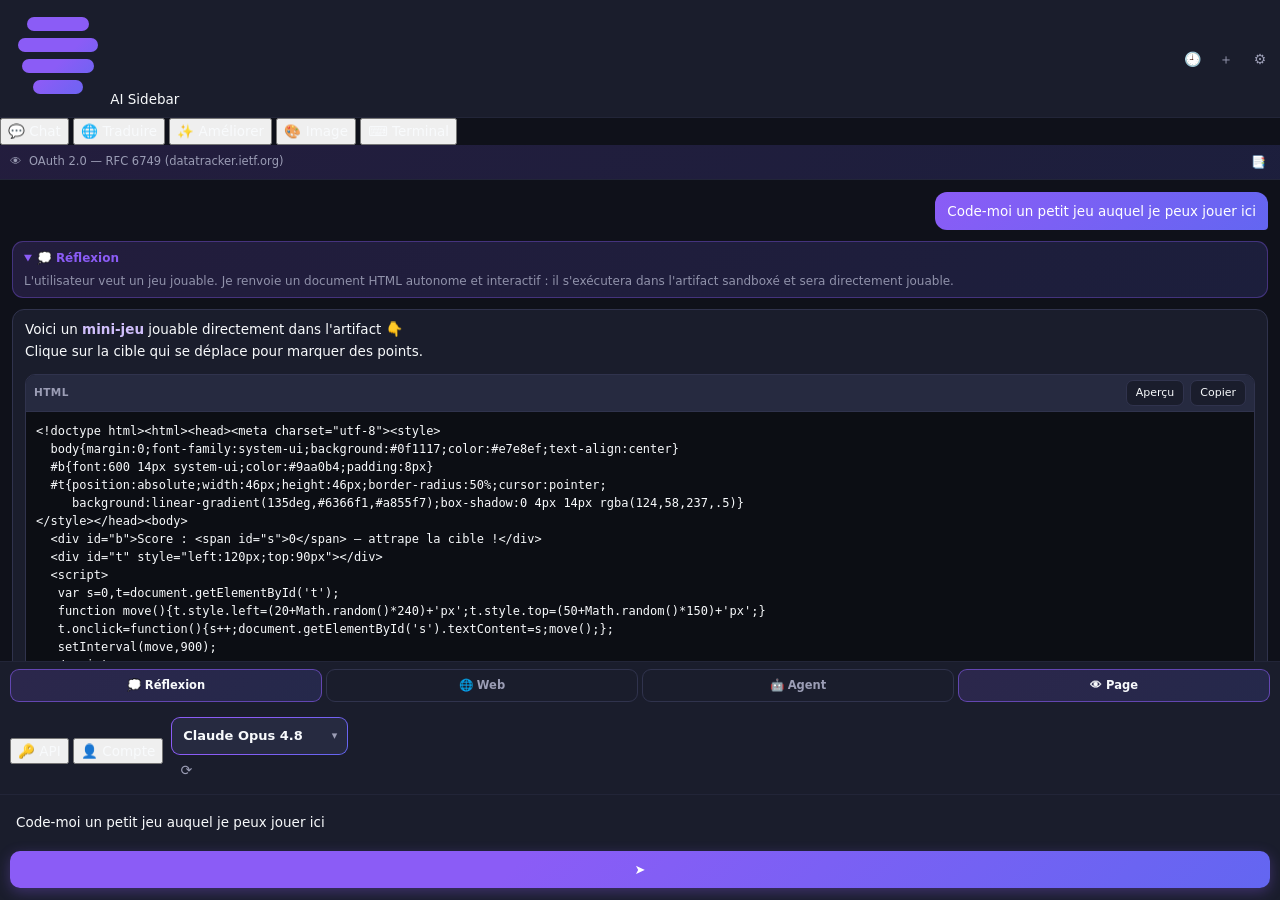
<file: demo/index.html>
<!DOCTYPE html>
<html lang="fr">
  <head>
    <meta charset="utf-8" />
    <meta name="viewport" content="width=device-width, initial-scale=1" />
    <!-- Reuses the REAL sidebar CSS -->
    <link rel="stylesheet" href="../src/sidebar/sidebar.css" />
    <title>AI Sidebar — démo de rendu</title>
    <style>html, body { height: 100%; }</style>
  </head>
  <body>
    <header class="topbar">
      <div class="brand">
        <img src="../icons/icon.svg" alt="" class="brand-logo" />
        <span class="brand-name">AI Sidebar</span>
      </div>
      <div class="row">
        <button class="icon">🕘</button><button class="icon">＋</button><button class="icon">⚙</button>
      </div>
    </header>

    <nav class="modebar">
      <button class="mode active">💬 Chat</button>
      <button class="mode">🌐 Traduire</button>
      <button class="mode">✨ Améliorer</button>
      <button class="mode">🎨 Image</button>
      <button class="mode">⌨ Terminal</button>
    </nav>

    <div class="pagebar">
      <span class="eye">👁</span>
      <span class="page-title">OAuth 2.0 — RFC 6749 (datatracker.ietf.org)</span>
      <button class="icon">📑</button>
    </div>

    <main id="messages" class="messages"></main>

    <div class="controls">
      <div class="ctl-group" id="chatControls">
        <label class="chip"><input type="checkbox" checked /><span>💭 Réflexion</span></label>
        <label class="chip"><input type="checkbox" /><span>🌐 Web</span></label>
        <label class="chip"><input type="checkbox" /><span>🤖 Agent</span></label>
        <label class="chip"><input type="checkbox" checked /><span>👁 Page</span></label>
      </div>
    </div>

    <div class="modelbar">
      <div class="srcseg">
        <button class="seg active" data-src="api">🔑 API</button>
        <button class="seg" data-src="account">👤 Compte</button>
      </div>
      <div class="modelrow">
        <div class="select-wrap">
          <select>
            <optgroup label="🔑 Claude (Anthropic)"><option>Claude Opus 4.8</option></optgroup>
            <optgroup label="🔑 OpenAI"><option>GPT-4o</option></optgroup>
          </select>
        </div>
        <button class="icon">⟳</button>
      </div>
    </div>

    <footer class="composer">
      <textarea rows="1" placeholder="Écrivez un message…">Code-moi un petit jeu auquel je peux jouer ici</textarea>
      <button class="btn-grad send">➤</button>
    </footer>

    <!-- Real vendored libs -->
    <script src="../vendor/marked.min.js"></script>
    <script src="../vendor/purify.min.js"></script>
    <script type="module">
      window.browser = { runtime: { getURL: (p) => new URL("../" + p, location.href).href } };
      import { configureMarkdown, renderMarkdown, enhanceArtifacts } from "../src/lib/markdown.js";

      const messages = document.getElementById("messages");
      function addMsg(role, html) {
        const d = document.createElement("div");
        d.className = "msg " + role;
        if (role === "user") d.textContent = html;
        else d.innerHTML = html;
        messages.appendChild(d);
        return d;
      }
      function addThink(text) {
        const d = document.createElement("details");
        d.className = "think"; d.open = true;
        d.innerHTML = '<summary>💭 Réflexion</summary><div class="think-body"></div>';
        d.querySelector(".think-body").textContent = text;
        messages.appendChild(d);
      }

      const game = [
        '<!doctype html><html><head><meta charset="utf-8"><style>',
        "  body{margin:0;font-family:system-ui;background:#0f1117;color:#e7e8ef;text-align:center}",
        "  #b{font:600 14px system-ui;color:#9aa0b4;padding:8px}",
        "  #t{position:absolute;width:46px;height:46px;border-radius:50%;cursor:pointer;",
        "     background:linear-gradient(135deg,#6366f1,#a855f7);box-shadow:0 4px 14px rgba(124,58,237,.5)}",
        "</style></head><body>",
        '  <div id="b">Score : <span id="s">0</span> — attrape la cible !</div>',
        '  <div id="t" style="left:120px;top:90px"></div>',
        "  <script>",
        "   var s=0,t=document.getElementById('t');",
        "   function move(){t.style.left=(20+Math.random()*240)+'px';t.style.top=(50+Math.random()*150)+'px';}",
        "   t.onclick=function(){s++;document.getElementById('s').textContent=s;move();};",
        "   setInterval(move,900);",
        "  <\/script>",
        "</body></html>",
      ].join("\n");

      const sample = [
        "Voici un **mini-jeu** jouable directement dans l'artifact 👇",
        "Clique sur la cible qui se déplace pour marquer des points.",
        "",
        "```html",
        game,
        "```",
      ].join("\n");

      configureMarkdown();
      addMsg("user", "Code-moi un petit jeu auquel je peux jouer ici");
      addThink("L'utilisateur veut un jeu jouable. Je renvoie un document HTML autonome et interactif : il s'exécutera dans l'artifact sandboxé et sera directement jouable.");
      const a = addMsg("assistant", renderMarkdown(sample));
      enhanceArtifacts(a);
      // Per-message compare bar (static demo)
      const bar = document.createElement("div");
      bar.className = "msg-actions";
      bar.innerHTML =
        '<span class="cmp-lbl">⚖ Comparer avec</span>' +
        '<select class="cmp-select"><option>GPT-4o</option><option>Gemini 2.5 Pro</option></select>' +
        '<button class="cmp-btn">Comparer</button>';
      a.appendChild(bar);
      setTimeout(() => { document.body.dataset.ready = "1"; }, 1600);
    </script>
  </body>
</html>
</file>
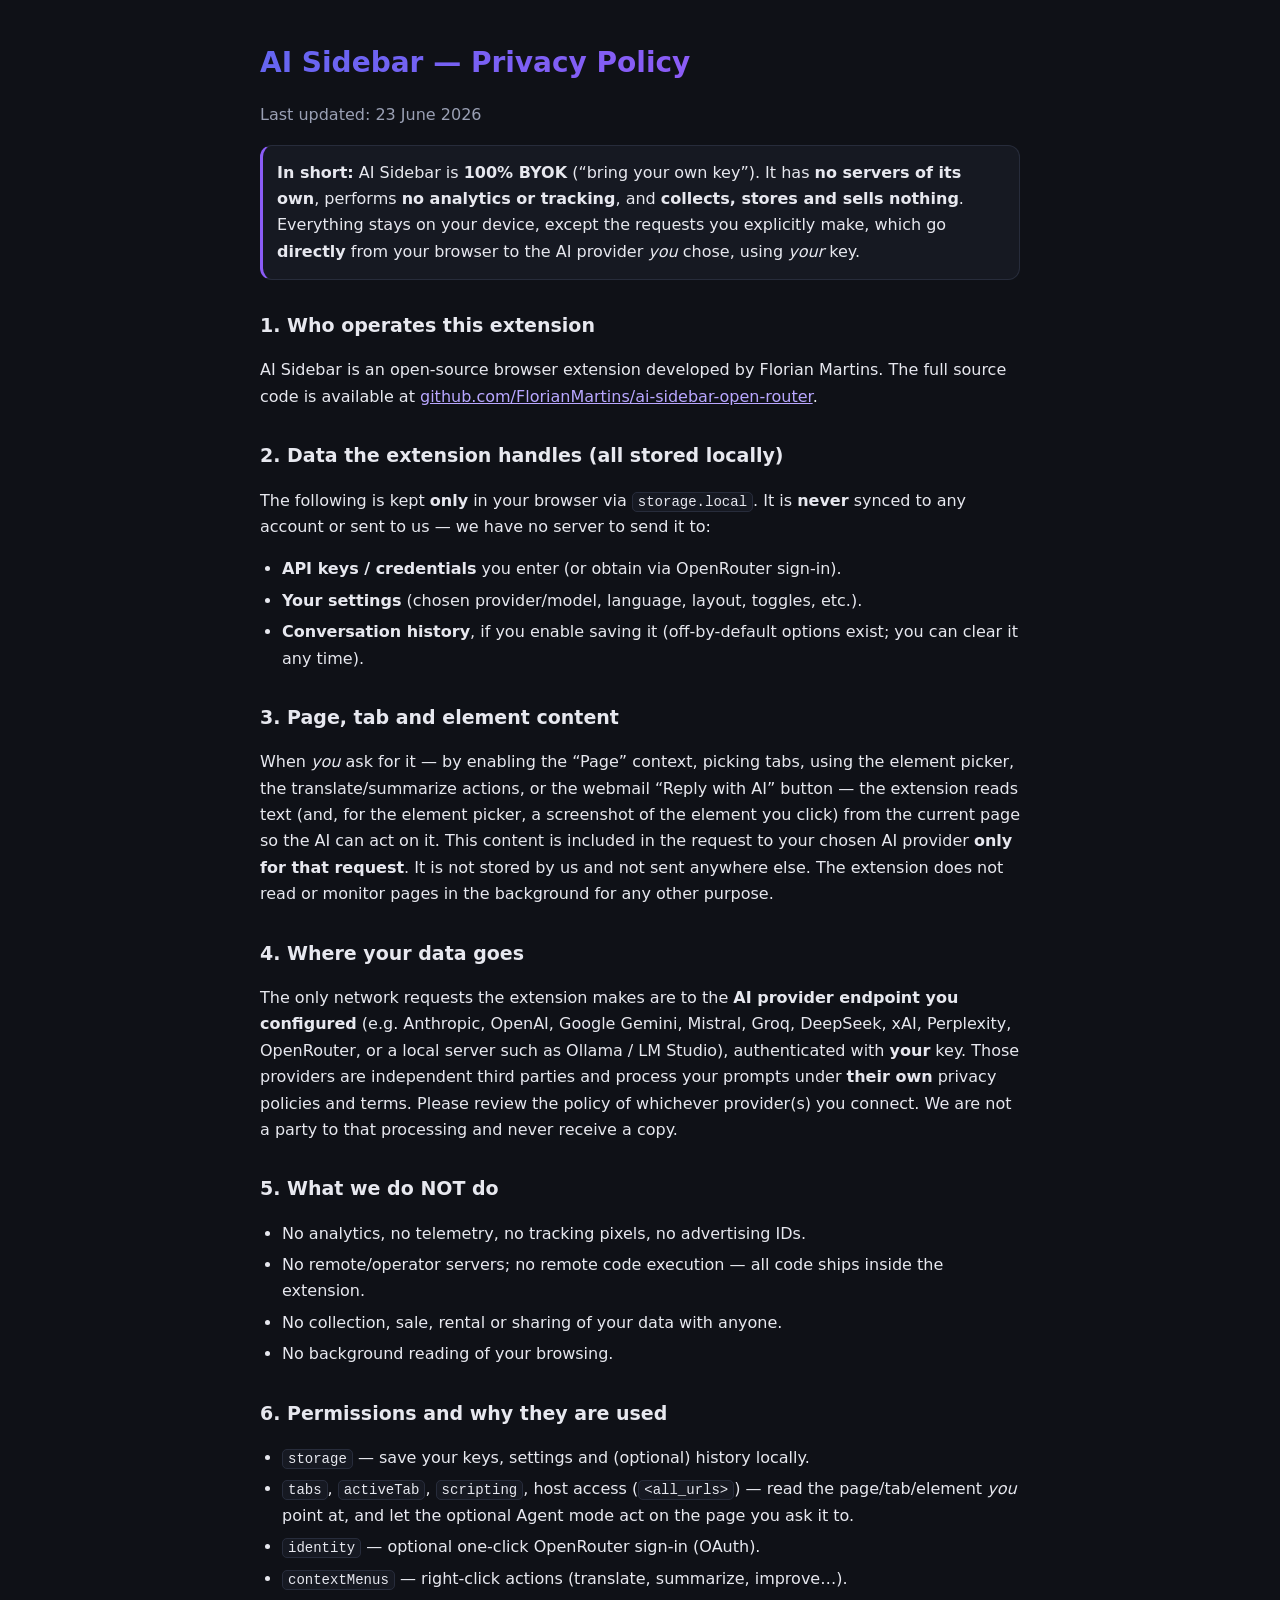
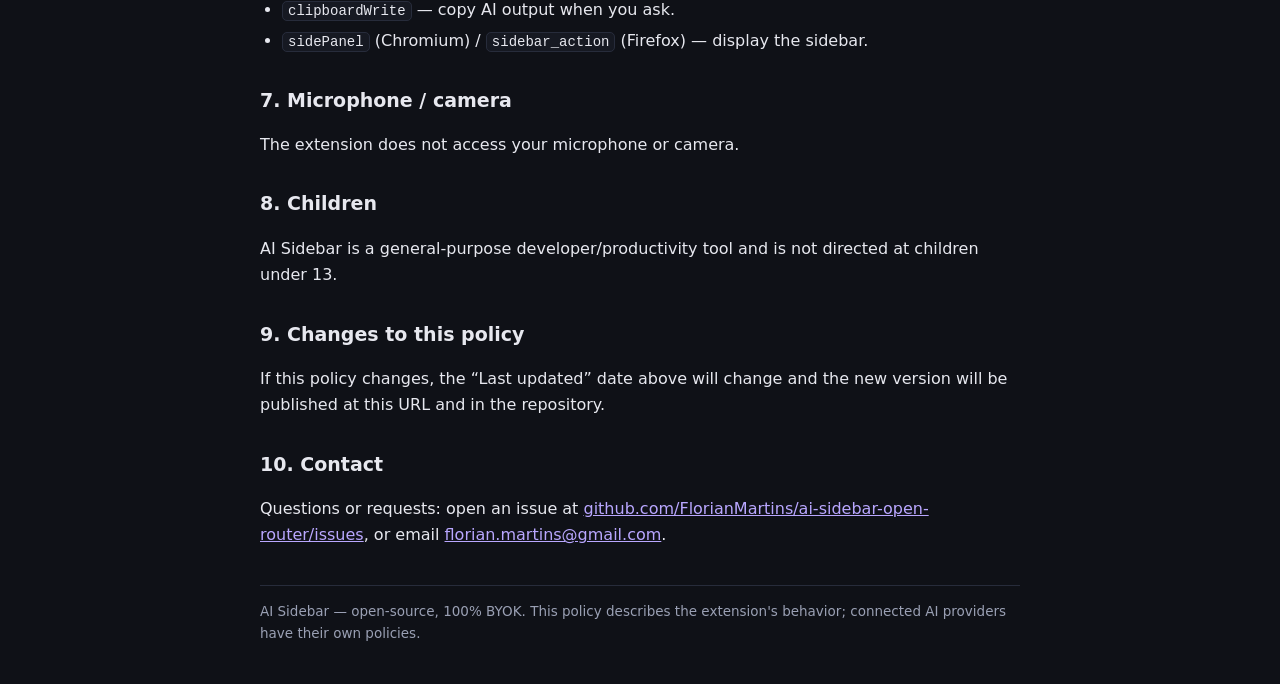
<file: privacy-policy.html>
<!DOCTYPE html>
<html lang="en">
<head>
  <meta charset="utf-8" />
  <meta name="viewport" content="width=device-width, initial-scale=1" />
  <title>AI Sidebar — Privacy Policy</title>
  <style>
    :root { --bg:#0f1117; --panel:#161922; --border:#272c3b; --text:#e7e8ef; --muted:#9aa0b4; --accent:#8b5cf6;
      --grad:linear-gradient(135deg,#6366f1,#8b5cf6 55%,#a855f7); }
    * { box-sizing:border-box; }
    body { font:16px/1.65 system-ui,-apple-system,Segoe UI,Roboto,sans-serif; background:var(--bg); color:var(--text);
      margin:0; padding:40px 18px; }
    main { max-width:760px; margin:0 auto; }
    h1 { font-size:28px; margin:0 0 4px; background:var(--grad); -webkit-background-clip:text; background-clip:text; -webkit-text-fill-color:transparent; }
    h2 { font-size:19px; margin:30px 0 8px; }
    .muted { color:var(--muted); }
    a { color:#b9a7ff; }
    code { background:var(--panel); border:1px solid var(--border); border-radius:5px; padding:1px 5px; font-size:14px; }
    .card { background:var(--panel); border:1px solid var(--border); border-radius:12px; padding:14px 18px; margin:14px 0; }
    ul { padding-left:22px; }
    li { margin:5px 0; }
    .tldr { border-left:3px solid var(--accent); padding-left:14px; }
    footer { color:var(--muted); font-size:13.5px; margin-top:36px; border-top:1px solid var(--border); padding-top:14px; }
  </style>
</head>
<body>
<main>
  <h1>AI Sidebar — Privacy Policy</h1>
  <p class="muted">Last updated: 23 June 2026</p>

  <div class="card tldr">
    <strong>In short:</strong> AI Sidebar is <strong>100% BYOK</strong> (“bring your own key”). It has
    <strong>no servers of its own</strong>, performs <strong>no analytics or tracking</strong>, and
    <strong>collects, stores and sells nothing</strong>. Everything stays on your device, except the
    requests you explicitly make, which go <strong>directly</strong> from your browser to the AI
    provider <em>you</em> chose, using <em>your</em> key.
  </div>

  <h2>1. Who operates this extension</h2>
  <p>AI Sidebar is an open-source browser extension developed by Florian Martins. The full source code is
    available at
    <a href="https://github.com/FlorianMartins/ai-sidebar-open-router">github.com/FlorianMartins/ai-sidebar-open-router</a>.</p>

  <h2>2. Data the extension handles (all stored locally)</h2>
  <p>The following is kept <strong>only</strong> in your browser via <code>storage.local</code>. It is
    <strong>never</strong> synced to any account or sent to us — we have no server to send it to:</p>
  <ul>
    <li><strong>API keys / credentials</strong> you enter (or obtain via OpenRouter sign-in).</li>
    <li><strong>Your settings</strong> (chosen provider/model, language, layout, toggles, etc.).</li>
    <li><strong>Conversation history</strong>, if you enable saving it (off-by-default options exist; you can clear it any time).</li>
  </ul>

  <h2>3. Page, tab and element content</h2>
  <p>When <em>you</em> ask for it — by enabling the “Page” context, picking tabs, using the element
    picker, the translate/summarize actions, or the webmail “Reply with AI” button — the extension reads
    text (and, for the element picker, a screenshot of the element you click) from the current page so the
    AI can act on it. This content is included in the request to your chosen AI provider <strong>only for
    that request</strong>. It is not stored by us and not sent anywhere else. The extension does not read
    or monitor pages in the background for any other purpose.</p>

  <h2>4. Where your data goes</h2>
  <p>The only network requests the extension makes are to the <strong>AI provider endpoint you configured</strong>
    (e.g. Anthropic, OpenAI, Google Gemini, Mistral, Groq, DeepSeek, xAI, Perplexity, OpenRouter, or a local
    server such as Ollama / LM Studio), authenticated with <strong>your</strong> key. Those providers are
    independent third parties and process your prompts under <strong>their own</strong> privacy policies and
    terms. Please review the policy of whichever provider(s) you connect. We are not a party to that
    processing and never receive a copy.</p>

  <h2>5. What we do NOT do</h2>
  <ul>
    <li>No analytics, no telemetry, no tracking pixels, no advertising IDs.</li>
    <li>No remote/operator servers; no remote code execution — all code ships inside the extension.</li>
    <li>No collection, sale, rental or sharing of your data with anyone.</li>
    <li>No background reading of your browsing.</li>
  </ul>

  <h2>6. Permissions and why they are used</h2>
  <ul>
    <li><code>storage</code> — save your keys, settings and (optional) history locally.</li>
    <li><code>tabs</code>, <code>activeTab</code>, <code>scripting</code>, host access (<code>&lt;all_urls&gt;</code>) —
      read the page/tab/element <em>you</em> point at, and let the optional Agent mode act on the page you ask it to.</li>
    <li><code>identity</code> — optional one-click OpenRouter sign-in (OAuth).</li>
    <li><code>contextMenus</code> — right-click actions (translate, summarize, improve…).</li>
    <li><code>clipboardWrite</code> — copy AI output when you ask.</li>
    <li><code>sidePanel</code> (Chromium) / <code>sidebar_action</code> (Firefox) — display the sidebar.</li>
  </ul>

  <h2>7. Microphone / camera</h2>
  <p>The extension does not access your microphone or camera.</p>

  <h2>8. Children</h2>
  <p>AI Sidebar is a general-purpose developer/productivity tool and is not directed at children under 13.</p>

  <h2>9. Changes to this policy</h2>
  <p>If this policy changes, the “Last updated” date above will change and the new version will be published
    at this URL and in the repository.</p>

  <h2>10. Contact</h2>
  <p>Questions or requests: open an issue at
    <a href="https://github.com/FlorianMartins/ai-sidebar-open-router/issues">github.com/FlorianMartins/ai-sidebar-open-router/issues</a>,
    or email <a href="mailto:florian.martins@gmail.com">florian.martins@gmail.com</a>.</p>

  <footer>AI Sidebar — open-source, 100% BYOK. This policy describes the extension's behavior; connected AI
    providers have their own policies.</footer>
</main>
</body>
</html>
</file>
<file: src/sidebar/sidebar.css>
/* ============================================================================
   Hivey AI — design system (default "dark" theme: blue → purple gradient)
   These :root values are the default-theme fallback; theme.js overwrites them
   live when another theme is selected.
   ========================================================================== */
:root {
  --bg: #0f111a;
  --panel: #1a1d2c;
  --panel-2: #262a40;
  --elevated: #262a4040;
  --border: #30334d;
  --border-soft: #222538;
  --text: #f8fafc;
  --muted: #9b9db5;
  --accent: #8b5cf6;
  --accent-2: #6366f1;
  --accent-3: #6366f1;
  --grad: linear-gradient(135deg, #8b5cf6 0%, #8b5cf6 40%, #6366f1 100%);
  --grad-soft: linear-gradient(135deg, rgba(139, 92, 246, 0.16), rgba(99, 102, 241, 0.16));
  --user: linear-gradient(135deg, #8b5cf6, #6366f1);
  --tool: #1c1f30;
  --error: #3a1d24;
  --radius: 12px;
  --radius-sm: 9px;
}

* { box-sizing: border-box; }
html, body {
  margin: 0; height: 100%;
  /* Floor the width so the panel never collapses below a usable size
     (matches a Firefox-native-sidebar-like minimum); narrower drags scroll. */
  min-width: 320px;
  font: 13.5px/1.5 system-ui, -apple-system, "Segoe UI", sans-serif;
  background: var(--bg); color: var(--text);
}
body { display: flex; flex-direction: column; height: 100vh; }
::-webkit-scrollbar { width: 9px; height: 9px; }
::-webkit-scrollbar-thumb { background: #2c3142; border-radius: 8px; }
::-webkit-scrollbar-track { background: transparent; }

button, select, textarea, input { font: inherit; color: var(--text); }
button { cursor: pointer; }

/* ----- Top bar ----- */
.topbar {
  display: flex; align-items: center; justify-content: space-between;
  padding: 8px 10px; border-bottom: 1px solid var(--border-soft);
  background: var(--panel);
}
/* Top-left menu toggle (hamburger) — shows/hides the workspace rail, like the menu
   button on claude.ai / gemini. Accent when the menu is open, neutral when collapsed. */
.menu-btn {
  display: inline-flex; align-items: center; justify-content: center;
  width: 34px; height: 34px; padding: 0; border: 1px solid transparent; border-radius: 9px;
  background: transparent; color: var(--muted); transition: 0.15s; cursor: pointer;
}
.menu-btn svg { display: block; }
.menu-btn:hover { background: var(--panel-2); color: var(--text); border-color: var(--border); }
body:not(.rail-collapsed) .menu-btn { color: var(--accent); }
/* Tabs rail hidden via the menu toggle. */
body.rail-collapsed #rail { display: none; }
/* Nudge the header icons right by half the width difference between the 34px accent
   buttons and the 24px page-bar icons, so the ⚙ gear lines up vertically with the 📑
   tabs-picker button below it. */
.row { display: flex; align-items: center; gap: 4px; margin-right: -5px; }
.icon {
  display: inline-flex; align-items: center; justify-content: center;
  width: 30px; height: 30px; padding: 0; line-height: 1; font-size: 14px;
  background: transparent; border: 1px solid transparent; border-radius: 9px;
  color: var(--muted); transition: 0.15s;
}
.icon:hover { background: var(--panel-2); color: var(--text); border-color: var(--border); }
/* Tabs-panel close (X): a touch larger than the other icon buttons. */
.tabs-close { width: 34px; height: 34px; }
.tabs-close svg { display: block; }
.icon.spin { animation: spin 0.8s linear infinite; }
@keyframes spin { to { transform: rotate(360deg); } }

/* Accent header actions (new chat ＋, settings ⚙): bigger, NO filled background —
   just the glyph painted in the blue/violet gradient. background-clip:text paints
   the gradient onto the glyph itself; -webkit-text-fill-color:transparent reveals
   only the clipped gradient. A solid colour is kept as a fallback. The gear uses a
   text-presentation variation selector (⚙︎) in the HTML so it stays a monochrome
   glyph the gradient can clip onto (instead of a multicolour emoji). */
.icon-accent {
  width: 34px; height: 34px; font-size: 22px; font-weight: 700;
  background: transparent; border-color: transparent; box-shadow: none;
  color: #7c6cff;
  background-image: var(--grad);
  -webkit-background-clip: text;
  background-clip: text;
  -webkit-text-fill-color: transparent;
}
.icon-accent:hover {
  background: transparent; border-color: transparent;
  filter: brightness(1.18); transform: translateY(-1px);
}
/* All four header actions (History, New, Expand, Settings) are now SVG icons sharing
   one gradient + the same .icon-accent hover/active animation, so they behave
   identically. Sizing comes from each <svg> width/height. */
/* overflow:visible so a glyph whose path reaches the viewBox edge (e.g. the gear's
   right tooth) is never clipped on the right. */
.icon-accent svg { display: block; overflow: visible; }
.icon-accent:active { transform: translateY(0) scale(0.94); }

/* ----- Workspace: left activity rail + work area ----- */
#workspace { flex: 1; min-height: 0; display: flex; }
.rail {
  flex: 0 0 48px; width: 48px; display: flex; flex-direction: column; gap: 4px;
  padding: 8px 6px; background: var(--panel); border-right: 1px solid var(--border);
  overflow-y: auto; overflow-x: hidden;
}
/* Icon-only activity tabs: monochrome line icons, unified grey when inactive.
   The label is gone — the native (translated) title attribute is the tooltip. */
.railtab {
  position: relative; display: flex; align-items: center; justify-content: center;
  width: 100%; height: 38px; padding: 0; border: 0; border-radius: 9px;
  background: transparent; color: #6b7280; cursor: pointer; transition: 0.15s;
}
.railtab svg { display: block; }
.railtab:hover { color: var(--text); background: var(--panel-2); }
/* Active state: subtle raised surface + a thin accent bar pinned to the far edge,
   no more violet bubble. */
.railtab.active { color: var(--text); background: var(--panel-2); }
.railtab.active::before {
  content: ""; position: absolute; left: -6px; top: 7px; bottom: 7px; width: 3px;
  border-radius: 0 3px 3px 0; background: var(--accent);
}
#workArea { flex: 1; min-width: 0; min-height: 0; display: flex; flex-direction: column; }

/* Tabs rail on the RIGHT (Settings → Appearance). Flips rail/work-area order. */
body.rail-right #workspace { flex-direction: row-reverse; }
body.rail-right .rail { border-right: 0; border-left: 1px solid var(--border); }
body.rail-right .railtab.active::before { left: auto; right: -6px; border-radius: 3px 0 0 3px; }

/* ----- Unified model bar ----- */
.modelbar {
  display: flex; align-items: center; gap: 8px; flex-wrap: wrap;
  padding: 8px 10px 9px; background: var(--panel);
}
.modelbar #modelConnect { flex: 1 1 auto; }
.vs { color: var(--accent); font-weight: 700; font-size: 12px; }
.select-wrap {
  flex: 1 1 140px; min-width: 0; position: relative; border-radius: var(--radius-sm);
  padding: 1px; background: var(--grad);
}
.select-wrap::after {
  content: "▾"; position: absolute; right: 11px; top: 50%; transform: translateY(-50%);
  color: var(--muted); pointer-events: none; font-size: 11px;
}
.select-wrap select {
  width: 100%; appearance: none; -webkit-appearance: none;
  padding: 8px 26px 8px 11px; border: 0; border-radius: calc(var(--radius-sm) - 1px);
  background: var(--panel-2); color: var(--text); font-weight: 600; font-size: 13px;
}
.select-wrap select optgroup { color: var(--muted); font-weight: 600; }
.select-wrap select option { color: var(--text); background: var(--panel-2); font-weight: 500; }

/* ----- Toggle switches ----- */
.switch { display: inline-flex; align-items: center; gap: 6px; cursor: pointer; user-select: none; }
.switch input { position: absolute; opacity: 0; width: 0; height: 0; }
.switch .track {
  position: relative; width: 34px; height: 19px; border-radius: 999px;
  background: #2b3042; border: 1px solid var(--border); transition: 0.18s; flex: 0 0 auto;
}
.switch .track::before {
  content: ""; position: absolute; top: 1px; left: 1px; width: 15px; height: 15px;
  border-radius: 50%; background: #c7cad8; transition: 0.18s;
}
.switch input:checked + .track { background: var(--grad); border-color: transparent; }
.switch input:checked + .track::before { transform: translateX(15px); background: #fff; }
.switch input:focus-visible + .track { box-shadow: 0 0 0 2px var(--accent-2); }
.switch .lbl { font-size: 12px; color: var(--muted); }
.switch input:checked ~ .lbl { color: var(--text); }
.switch.mini .track { width: 30px; height: 17px; }
.switch.mini .track::before { width: 13px; height: 13px; }
.switch.mini input:checked + .track::before { transform: translateX(13px); }
.switch.mini .lbl { font-size: 11.5px; }

/* ----- Dropdown panels (history / tabs) ----- */
.panel {
  background: var(--panel-2); border-bottom: 1px solid var(--border);
  max-height: 240px; overflow-y: auto; padding: 8px 10px;
}
.panel-head {
  display: flex; align-items: center; justify-content: space-between; gap: 8px;
  font-size: 12px; color: var(--muted); margin-bottom: 6px;
}
.panel-head .check { display: flex; align-items: center; gap: 6px; cursor: pointer; }
.panel-head-actions { display: flex; align-items: center; gap: 4px; }
.panel-head-actions .icon { width: 24px; height: 24px; font-size: 12px; }
.link-btn { background: none; border: 0; color: var(--accent); font-size: 12px; padding: 2px 4px; }
.link-btn:hover { text-decoration: underline; }

.historylist, .tabslist { list-style: none; margin: 0; padding: 0; display: flex; flex-direction: column; gap: 2px; }
.histrow {
  display: flex; align-items: center; gap: 8px; padding: 7px 8px;
  border-radius: 9px; cursor: pointer; font-size: 12.5px;
}
.histrow:hover { background: var(--panel); }
.histrow .htitle { flex: 1; min-width: 0; white-space: nowrap; overflow: hidden; text-overflow: ellipsis; }
.histrow .hmeta { color: var(--muted); font-size: 11px; flex: 0 0 auto; }
.histrow .hdel { color: var(--muted); border: 0; background: none; padding: 2px 5px; border-radius: 6px; flex: 0 0 auto; }
.histrow .hdel:hover { color: #ff8a8a; background: var(--panel-2); }
.histrow .hrename { flex: 1; min-width: 0; font-size: 12.5px; padding: 3px 6px; background: var(--panel-2); border: 1px solid var(--accent); border-radius: 6px; color: var(--text); }
.histrow .hrename:focus { outline: none; }
.histrow .hsel { flex: 0 0 auto; accent-color: var(--accent); margin: 0 2px 0 0; cursor: pointer; }
.link-btn.danger { color: #ff8a8a; }
.link-btn.danger:hover { color: #ffb3b3; }
.tabrow { display: flex; align-items: center; gap: 8px; padding: 5px 6px; border-radius: 8px; cursor: pointer; font-size: 12.5px; }
.tabrow:hover { background: var(--panel); }
.tabrow input { accent-color: var(--accent); flex: 0 0 auto; }
.tabtitle { white-space: nowrap; overflow: hidden; text-overflow: ellipsis; }

/* ----- Page chip ----- */
.pagebar {
  display: flex; align-items: center; gap: 7px; padding: 5px 10px;
  font-size: 11.5px; color: var(--muted); cursor: pointer;
  background: var(--grad-soft); border-bottom: 1px solid var(--border-soft);
}
.pagebar:hover { color: var(--text); }
.pagebar .icon { width: 24px; height: 24px; font-size: 12px; }
#pickEl.icon, #captureRegion.icon { font-size: 13px; }
#pickEl.active, #captureRegion.active { background: var(--grad); box-shadow: 0 0 0 2px var(--accent-2); }
#captureRegion svg { display: block; }
#captureRegion.active { color: #fff; }
.page-title { flex: 1; white-space: nowrap; overflow: hidden; text-overflow: ellipsis; }

/* ----- Messages ----- */
.messages { flex: 1; overflow-y: auto; padding: 12px; display: flex; flex-direction: column; gap: 11px; }
.muted { color: var(--muted); font-size: 12px; }

.empty { margin: auto; text-align: center; max-width: 290px; display: flex; flex-direction: column; align-items: center; gap: 8px; }
/* Big, borderless logo in the response area — the mark stands on its own (no box,
   no glow, no rounded frame), just larger so it reads from across the room. */
.empty-logo img, .empty-logo svg { width: 92px; height: 92px; display: block; }
.empty-title { font-size: 16px; font-weight: 700; margin: 4px 0 0;
  background: var(--grad); -webkit-background-clip: text; background-clip: text; -webkit-text-fill-color: transparent; }
/* The friendly greeting (once a provider is connected) is the focal point — make it big. */
#emptyGreeting { font-size: 27px; line-height: 1.2; margin-top: 10px; }
.empty-actions { display: flex; flex-direction: column; gap: 8px; width: 100%; margin-top: 6px; }

.btn-grad {
  background: var(--grad); color: #fff; border: 0; border-radius: 10px;
  padding: 9px 14px; font-weight: 600; font-size: 13px;
  box-shadow: 0 4px 14px color-mix(in srgb, var(--accent) 32%, transparent); transition: 0.15s;
}
.btn-grad:hover { filter: brightness(1.08); box-shadow: 0 6px 18px color-mix(in srgb, var(--accent) 45%, transparent); }
.btn-ghost {
  background: var(--panel-2); color: var(--text); border: 1px solid var(--border);
  border-radius: 10px; padding: 9px 14px; font-weight: 600; font-size: 13px;
}
.btn-ghost:hover { border-color: var(--accent); }

.msg { padding: 9px 12px; border-radius: var(--radius); word-wrap: break-word; max-width: 92%; }
.msg.user { background: var(--user); color: #fff; align-self: flex-end; border-bottom-right-radius: 4px; }
.msg.assistant { background: var(--panel); border: 1px solid var(--border); align-self: flex-start; width: 100%; max-width: 100%; }
.msg.tool { background: var(--tool); font-size: 11.5px; color: var(--muted); font-family: ui-monospace, monospace; align-self: flex-start; }
.msg.error { background: var(--error); border: 1px solid #5a2a36; align-self: stretch; }
.msg .model-badge {
  display: inline-flex; align-items: center; gap: 6px; font-size: 11px; font-weight: 700;
  color: var(--text); margin: -2px 0 6px; padding: 2px 8px; border-radius: 999px;
  background: var(--grad-soft); border: 1px solid color-mix(in srgb, var(--accent) 40%, transparent);
}

/* ----- Confirm bar ----- */
.confirm {
  display: flex; flex-wrap: wrap; justify-content: flex-end; align-items: center; gap: 8px;
  padding: 9px 11px; background: var(--panel-2); border-top: 1px solid var(--border); font-size: 12.5px;
}
/* The message takes the full width and wraps; the Allow/Deny buttons drop to their own
   line so they stay fully visible no matter how narrow the sidebar is. */
#confirmText { flex: 1 1 100%; overflow-wrap: anywhere; }
.confirm-actions { display: flex; gap: 6px; flex: 0 0 auto; }
.confirm button { padding: 6px 12px; border-radius: 8px; border: 1px solid var(--border); background: var(--panel); }
.confirm .ok { background: var(--grad); border-color: transparent; color: #fff; font-weight: 600; }

/* ----- Adaptive control row ----- */
.controls { padding: 7px 10px; background: var(--panel); border-top: 1px solid var(--border-soft); }
.ctl-group { display: flex; align-items: center; gap: 12px; flex-wrap: wrap; }
.ctl-group label { display: flex; align-items: center; gap: 6px; color: var(--muted); font-size: 12px; }
.ctl-group select {
  appearance: none; -webkit-appearance: none; padding: 6px 24px 6px 9px;
  background: var(--panel-2) url("data:image/svg+xml;utf8,<svg xmlns='http://www.w3.org/2000/svg' width='10' height='10'><path d='M1 3l4 4 4-4' stroke='%239aa0b4' fill='none' stroke-width='1.5'/></svg>") no-repeat right 8px center;
  border: 1px solid var(--border); border-radius: 8px; color: var(--text); font-size: 12.5px; max-width: 220px;
}
.ctl-group select:focus { outline: none; border-color: var(--accent); }

/* Control chips (Réflexion / Web / Agent / Page) — toggle buttons like the tabs:
   coloured + framed when active, neutral when inactive. */
#chatControls { gap: 4px; }
.ctl-group .chip {
  flex: 1 1 0; min-width: 0; justify-content: center;
  display: inline-flex; align-items: center; gap: 5px; padding: 7px 6px;
  border: 1px solid var(--border); border-radius: 9px; background: transparent;
  color: var(--muted); font-size: 11.5px; font-weight: 600; cursor: pointer;
  user-select: none; white-space: nowrap; overflow: hidden; text-overflow: ellipsis; transition: 0.15s;
}
.ctl-group .chip input { position: absolute; opacity: 0; width: 0; height: 0; }
.ctl-group .chip:hover { color: var(--text); border-color: var(--accent-2); }
.ctl-group .chip:has(input:checked) {
  color: var(--text); background: var(--grad-soft); border-color: color-mix(in srgb, var(--accent) 60%, transparent);
}

/* ----- PDF workspace controls ----- */
#pdfControls { gap: 6px; flex-wrap: wrap; }
#pdfControls .chip { flex: 0 0 auto; padding: 6px 10px; }
#pdfInfo { font-size: 11.5px; flex: 1 1 100%; color: var(--muted); }
/* When no PDF is loaded the info line is empty — collapse it so it doesn't add a
   blank full-width row (the gap between "Load PDF" and the model picker below). */
#pdfInfo:empty { display: none; }

/* ----- Composer (one rounded input box, à la Claude / ChatGPT / Gemini) ----- */
.composer {
  display: flex; flex-direction: column; gap: 8px; padding: 8px 10px 12px;
  border-top: 1px solid var(--border-soft); background: var(--panel);
}
.composer-box {
  border: 1px solid var(--border); border-radius: 18px; background: var(--panel-2);
  padding: 6px 8px 7px; transition: border-color 0.15s, box-shadow 0.15s;
}
.composer-box:focus-within {
  border-color: var(--accent); box-shadow: 0 0 0 3px color-mix(in srgb, var(--accent) 16%, transparent);
}
/* First row: the "+" on the left (vertically centred) and the text right next to it. */
.composer-main { display: flex; align-items: center; gap: 2px; }
.composer textarea {
  flex: 1 1 auto; min-width: 0; box-sizing: border-box; resize: none; min-height: 40px; max-height: 220px;
  padding: 9px 6px 5px; background: transparent; border: 0; color: var(--text); display: block;
}
.composer textarea:focus { outline: none; }
/* Brighter, WCAG-friendlier placeholder (lifted off the muted grey toward the text colour). */
.composer textarea::placeholder { color: color-mix(in srgb, var(--muted) 45%, var(--text)); opacity: 1; }
/* Second row: an optional left slot (the "+" on the Chat tab) and the chat toggles +
   stop on the right. */
.composer-tools { display: flex; align-items: center; justify-content: space-between; gap: 6px; padding: 2px 2px 0; min-height: 0; }
.tools-left { display: flex; align-items: center; gap: 4px; flex: 0 0 auto; }
.tools-right { display: flex; align-items: center; gap: 4px; flex: 0 0 auto; }

/* Round icon buttons inside the box (attach +, stop). */
.ctool {
  flex: 0 0 auto; width: 32px; height: 32px; padding: 0; border-radius: 50%;
  border: 1px solid var(--border); background: var(--panel); color: var(--text);
  display: inline-flex; align-items: center; justify-content: center; transition: 0.15s;
}
.ctool svg { display: block; }
.ctool:hover { border-color: var(--accent); color: var(--accent); }
.ctool:active { transform: scale(0.94); }
.ctool[hidden] { display: none !important; }
.ctool.stop { font-size: 12px; }

/* Attach (+) — no background, large and centered (Gemini-style), bright off-white glyph. */
.attach-btn {
  flex: 0 0 auto; width: 38px; height: 38px; padding: 0; border: 0; border-radius: 10px;
  background: transparent; color: color-mix(in srgb, var(--text) 80%, var(--muted));
  cursor: pointer; transition: 0.15s;
  display: inline-flex; align-items: center; justify-content: center;
}
.attach-btn svg { display: block; }
.attach-btn:hover { color: var(--text); background: var(--panel); }
.attach-btn:active { transform: scale(0.94); }
.attach-btn[hidden] { display: none !important; }
/* On the Chat tab the "+" sits in the bottom row next to the toggles: match their
   32px box so every interactive element shares the same baseline (pixel-perfect). */
.tools-left .attach-btn { width: 32px; height: 32px; border-radius: 9px; }

/* Chat toggles (Thinking / Web / Page) — ghost icon buttons: no border at rest,
   subtle background on hover, soft accent tint when active. All the same size. */
.chat-toggles { display: flex; align-items: center; gap: 3px; min-width: 0; }
.ctoggle {
  display: inline-flex; align-items: center; justify-content: center;
  width: 32px; height: 32px; border: 1px solid transparent; border-radius: 9px;
  background: transparent; color: var(--muted); cursor: pointer; transition: 0.15s; user-select: none;
}
.ctoggle svg { display: block; }
.ctoggle input { position: absolute; opacity: 0; width: 0; height: 0; }
.ctoggle:hover { color: var(--text); background: var(--panel); }
.ctoggle:has(input:checked) {
  color: var(--accent); background: var(--grad-soft); border-color: transparent;
}
.ctoggle:has(input:checked):hover { background: var(--grad-soft); color: var(--accent); }

/* Attachment preview strip */
.attach-strip { display: flex; flex-wrap: wrap; gap: 6px; }
.attach-strip.hidden { display: none; }
.attach-chip {
  display: inline-flex; align-items: center; gap: 6px; max-width: 200px;
  padding: 4px 6px 4px 8px; border: 1px solid var(--border); border-radius: 10px;
  background: var(--panel-2); font-size: 11.5px; color: var(--text);
}
.attach-chip img { width: 26px; height: 26px; object-fit: cover; border-radius: 6px; }
.attach-chip .acn { overflow: hidden; text-overflow: ellipsis; white-space: nowrap; }
.attach-chip .ax { background: none; border: 0; color: var(--muted); cursor: pointer; font-size: 13px; padding: 0 2px; }
.attach-chip .ax:hover { color: #f87171; }
/* Thumbnails shown inside a sent user message */
.msg .att-thumbs { display: flex; flex-wrap: wrap; gap: 6px; margin-top: 6px; }
.msg .att-thumbs img { max-width: 120px; max-height: 120px; border-radius: 8px; }
.msg .att-thumbs .att-file { font-size: 11.5px; color: var(--muted); border: 1px solid var(--border); border-radius: 8px; padding: 3px 7px; }

/* ----- Model filter ----- */
.model-filter-btn {
  flex: 0 0 auto; border: 1px solid var(--border); border-radius: var(--radius-sm);
  background: var(--panel-2); color: var(--accent); cursor: pointer; padding: 7px 10px;
  display: inline-flex; align-items: center; justify-content: center;
}
.model-filter-btn.active { color: #fff; background: var(--grad); }
.model-filter-btn:hover { color: #fff; }
.filter-panel {
  position: fixed; z-index: 60; width: 250px; max-width: calc(100vw - 20px);
  background: var(--panel-2); border: 1px solid var(--border); border-radius: 12px;
  box-shadow: 0 10px 30px rgba(0,0,0,.45);
  padding: 10px; display: flex; flex-direction: column; gap: 10px;
}
.filter-panel.hidden { display: none; }
.filter-sec-head { font-size: 11px; color: var(--muted); text-transform: uppercase; letter-spacing: .04em; margin-bottom: 5px; }
.filter-tiers { display: flex; flex-direction: column; gap: 5px; }
.ftier-row { display: flex; align-items: center; gap: 8px; font-size: 12.5px; cursor: pointer; }
.filter-providers { display: flex; flex-direction: column; gap: 3px; max-height: 200px; overflow-y: auto; }
.filter-providers label { display: flex; align-items: center; gap: 6px; font-size: 12.5px; cursor: pointer; padding: 2px 0; }
.filter-providers label.subprov { margin-left: 18px; font-size: 12px; color: var(--muted); }
.filter-foot { display: flex; align-items: center; justify-content: space-between; }

/* ----- Searchable model combobox ----- */
.combo {
  position: relative; flex: 1 1 140px; min-width: 0; border-radius: var(--radius-sm);
  padding: 1px; background: var(--grad); display: flex;
}
.combo-input {
  width: 100%; appearance: none; border: 0; border-radius: calc(var(--radius-sm) - 1px);
  padding: 8px 26px 8px 11px; background: var(--panel-2); color: var(--text);
  font-weight: 600; font-size: 13px; min-width: 0;
}
.combo-input:focus { outline: none; }
.combo-input::placeholder { color: var(--muted); font-weight: 500; }
.combo-caret { position: absolute; right: 11px; top: 50%; transform: translateY(-50%); color: var(--muted); pointer-events: none; font-size: 11px; }
.combo-menu {
  position: fixed; z-index: 70; width: 300px; max-width: calc(100vw - 20px);
  max-height: 320px; overflow-y: auto; background: var(--panel-2);
  border: 1px solid var(--border); border-radius: 12px; box-shadow: 0 12px 30px rgba(0,0,0,.5); padding: 5px;
}
.combo-menu.hidden { display: none; }
.combo-group {
  font-size: 10.5px; color: var(--muted); text-transform: uppercase; letter-spacing: .03em;
  padding: 6px 8px 2px; position: sticky; top: 0; background: var(--panel-2);
}
.combo-item {
  padding: 7px 9px; border-radius: 8px; font-size: 12.5px; cursor: pointer;
  white-space: nowrap; overflow: hidden; text-overflow: ellipsis;
}
.combo-item:hover { background: var(--panel); }
.combo-item.sel { outline: 1px solid var(--accent); }
.combo-empty { padding: 10px; color: var(--muted); font-size: 12.5px; text-align: center; }
.term-combo { flex: 0 1 200px; min-width: 110px; }
.term-combo .combo-input { padding: 4px 22px 4px 9px; font-size: 12px; }
.term-combo .combo-caret { right: 9px; }

/* ============================================================================
   Markdown rendering (assistant messages)
   ========================================================================== */
.msg.assistant > :first-child { margin-top: 0; }
.msg.assistant > :last-child { margin-bottom: 0; }
/* Roomier, more readable answers: looser line-height, more air between blocks,
   theme-coloured headings and a subtle accent tint on bold words. */
.msg.assistant { line-height: 1.62; }
.msg.assistant p { margin: 11px 0; }
.msg.assistant h1, .msg.assistant h2, .msg.assistant h3, .msg.assistant h4 {
  margin: 18px 0 8px; line-height: 1.3; font-weight: 700; color: var(--accent);
}
.msg.assistant h1 { font-size: 18px; padding-bottom: 5px; border-bottom: 1px solid color-mix(in srgb, var(--accent) 28%, transparent); }
.msg.assistant h2 { font-size: 16px; }
.msg.assistant h3 { font-size: 14.5px; }
.msg.assistant h4 { font-size: 13.5px; color: color-mix(in srgb, var(--accent) 70%, var(--text)); }
.msg.assistant strong, .msg.assistant b { font-weight: 700; color: color-mix(in srgb, var(--accent) 38%, var(--text)); }
.msg.assistant ul, .msg.assistant ol { margin: 10px 0; padding-left: 22px; }
.msg.assistant li { margin: 5px 0; }
.msg.assistant li::marker { color: var(--accent); }
.msg.assistant hr { border: 0; border-top: 1px solid var(--border); margin: 16px 0; }
.msg.assistant a { color: color-mix(in srgb, var(--accent) 65%, var(--text)); }
.msg.assistant blockquote { margin: 6px 0; padding: 2px 10px; border-left: 3px solid var(--accent); color: var(--muted); }
.msg.assistant table { border-collapse: collapse; margin: 6px 0; font-size: 12.5px; }
.msg.assistant th, .msg.assistant td { border: 1px solid var(--border); padding: 4px 8px; }
.msg.assistant :not(pre) > code { background: var(--panel-2); padding: 1px 5px; border-radius: 4px; font-family: ui-monospace, monospace; font-size: 12px; }
.msg.assistant hr { border: none; border-top: 1px solid var(--border); margin: 10px 0; }

/* ----- Code blocks + artifacts ----- */
.code-wrap { border: 1px solid var(--border); border-radius: 10px; overflow: hidden; margin: 8px 0; }
.code-wrap.artifact { border-color: color-mix(in srgb, var(--accent) 50%, transparent); box-shadow: 0 2px 12px color-mix(in srgb, var(--accent-3) 18%, transparent); }
.code-bar { display: flex; align-items: center; gap: 6px; padding: 5px 8px; background: var(--panel-2); border-bottom: 1px solid var(--border); }
.code-wrap.artifact .code-bar { background: var(--grad-soft); }
.code-lang { font-size: 10.5px; color: var(--muted); text-transform: uppercase; letter-spacing: 0.04em; margin-right: auto; font-weight: 700; }
.code-btn { font-size: 11px; padding: 3px 9px; border-radius: 7px; background: var(--panel); border: 1px solid var(--border); color: var(--text); }
.code-btn:hover { border-color: var(--accent); }
.code-wrap pre { margin: 0; padding: 10px; overflow-x: auto; background: #0c0e14; font-family: ui-monospace, monospace; font-size: 12px; line-height: 1.5; }
.code-wrap pre code { background: none; padding: 0; }
.artifact-slot:empty { display: none; }
.artifact-frame { width: 100%; border: 0; background: #fff; resize: vertical; overflow: auto; display: block; }

/* ----- Thinking block ----- */
.think {
  align-self: stretch; max-width: 100%; background: var(--grad-soft);
  border: 1px solid color-mix(in srgb, var(--accent) 35%, transparent); border-radius: 11px; padding: 7px 11px;
  font-size: 12px; color: var(--muted);
}
.think summary { cursor: pointer; color: var(--accent); user-select: none; font-weight: 600; }
.think-body { white-space: pre-wrap; margin-top: 6px; line-height: 1.45; opacity: 0.92; }

/* ----- Generated image ----- */
.gen-image { max-width: 100%; border-radius: 10px; display: block; margin: 4px 0; cursor: zoom-in; }

/* Image lightbox (click a generated / PDF-page image to enlarge) */
.lightbox {
  position: fixed; inset: 0; z-index: 9999; padding: 24px;
  display: flex; align-items: center; justify-content: center;
  background: rgba(0, 0, 0, 0.82);
}
.lb-img { max-width: 100%; max-height: 100%; object-fit: contain; border-radius: 6px; box-shadow: 0 10px 50px rgba(0, 0, 0, 0.55); cursor: default; }
.lb-toolbar { position: absolute; top: 14px; right: 14px; display: flex; gap: 8px; }
.lb-btn {
  display: inline-flex; align-items: center; justify-content: center;
  width: 40px; height: 40px; border-radius: 10px; cursor: pointer; transition: 0.15s;
  border: 1px solid rgba(255, 255, 255, 0.22); background: rgba(20, 20, 20, 0.72); color: #fff;
}
.lb-btn:hover { background: rgba(45, 45, 45, 0.92); border-color: var(--accent); }
/* "Reuse image as context" icon button in the image compare bar */
.cmp-iconbtn {
  display: inline-flex; align-items: center; justify-content: center;
  width: 28px; height: 28px; border-radius: 8px; cursor: pointer; transition: 0.15s;
  border: 1px solid var(--border); background: var(--panel-2); color: var(--muted);
}
.cmp-iconbtn:hover { color: var(--accent); border-color: var(--accent); }

/* Isolated action bubble (right-click on a selection → translate/improve/…) */
.action-bubble-overlay {
  position: fixed; inset: 0; z-index: 9000; padding: 14px;
  display: flex; align-items: center; justify-content: center;
  background: rgba(0, 0, 0, 0.45);
}
.action-bubble {
  display: flex; flex-direction: column; width: 100%; max-width: 460px; max-height: 82vh;
  background: var(--panel); border: 1px solid var(--border); border-radius: 14px;
  box-shadow: 0 18px 55px rgba(0, 0, 0, 0.5); overflow: hidden;
}
.ab-head { display: flex; align-items: center; gap: 8px; padding: 9px 10px 9px 12px; border-bottom: 1px solid var(--border-soft); }
.ab-title { font-weight: 600; font-size: 13.5px; color: var(--text); }
.ab-actions { margin-left: auto; display: flex; align-items: center; gap: 5px; }
.ab-lang { font: inherit; font-size: 12px; padding: 4px 7px; border-radius: 8px; background: var(--panel-2); color: var(--text); border: 1px solid var(--border); }
.ab-src {
  font-size: 11.5px; color: var(--muted); padding: 8px 12px; border-bottom: 1px solid var(--border-soft);
  max-height: 84px; overflow: auto; white-space: pre-wrap; background: var(--bg);
}
.ab-body { padding: 12px 14px; overflow: auto; font-size: 13.5px; color: var(--text); line-height: 1.55; flex: 1 1 auto; min-height: 64px; }
.ab-body.ab-loading { color: var(--muted); }
.ab-note { font-size: 10.5px; color: var(--muted); padding: 6px 12px; border-top: 1px solid var(--border-soft); text-align: center; }
.icon.ok { color: #7ee787; border-color: transparent; }

/* ----- Dedicated Terminal workspace (OpenClaude) ----- */
/* In terminal/code mode the chat UI is hidden and the dedicated pane fills the work
   area; the left rail stays visible so the user can switch workspace in one click. */
body.mode-terminal #messages,
body.mode-terminal #controls,
body.mode-terminal .modelbar,
body.mode-terminal .composer,
body.mode-terminal #pageBar,
body.mode-terminal #tabsPanel,
body.mode-code #messages,
body.mode-code #controls,
body.mode-code .modelbar,
body.mode-code .composer,
body.mode-code #confirmBar { display: none !important; }

/* ----- Code workspace (AI app builder launcher) ----- */
.codeview { flex: 1; min-height: 0; overflow-y: auto; display: flex; }
.code-launch {
  margin: auto; max-width: 300px; padding: 22px 18px; text-align: center;
  display: flex; flex-direction: column; align-items: center; gap: 12px;
}
.code-launch .cl-logo img, .code-launch .cl-logo svg { width: 64px; height: 64px; display: block; }
.code-launch .cl-title {
  margin: 0; font-size: 19px; font-weight: 800;
  background: var(--grad); -webkit-background-clip: text; background-clip: text; -webkit-text-fill-color: transparent;
}
.code-launch .cl-sub { margin: 0; font-size: 12.5px; line-height: 1.5; }
.code-launch .btn-grad { width: 100%; }
.code-launch .btn-grad:disabled { opacity: 0.5; cursor: default; box-shadow: none; }
.code-launch .cl-url { margin: -4px 0 0; font-size: 11px; word-break: break-all; }
.code-launch .cl-feats {
  list-style: none; margin: 4px 0 0; padding: 12px; width: 100%; text-align: left;
  display: flex; flex-direction: column; gap: 7px; font-size: 12px;
  background: var(--grad-soft); border: 1px solid color-mix(in srgb, var(--accent) 32%, transparent); border-radius: 12px;
}
.code-launch .cl-sec { margin: 0; font-size: 11px; line-height: 1.45; }

.terminal {
  flex: 1; min-height: 0; display: flex; flex-direction: column;
  background: #0a0c12;
  font-family: ui-monospace, SFMono-Regular, Menlo, "Cascadia Code", monospace;
}
.term-head {
  display: flex; align-items: center; gap: 7px; padding: 7px 10px;
  background: #0c0e15; border-bottom: 1px solid #1b2030;
}
.term-dot { width: 10px; height: 10px; border-radius: 50%; flex: 0 0 auto; }
.term-dot.r { background: #ff5f56; } .term-dot.y { background: #ffbd2e; } .term-dot.g { background: #27c93f; }
.term-title { font-size: 11.5px; color: #8b93a7; margin-left: 4px; }
.term-model {
  margin-left: auto; max-width: 150px; appearance: none; -webkit-appearance: none;
  background: #11141d; border: 1px solid #232838; border-radius: 6px;
  color: #cdd3e1; font-size: 11px; padding: 3px 7px; min-width: 0;
}
.term-btn {
  background: #11141d; border: 1px solid #232838; border-radius: 6px;
  color: #9aa0b4; font-size: 11px; padding: 3px 9px; flex: 0 0 auto;
}
.term-btn:hover { color: #e7e8ef; border-color: var(--accent); }
.term-log {
  flex: 1; min-height: 0; overflow-y: auto; padding: 10px 12px;
  font-size: 12.5px; line-height: 1.5; color: #c9d1e3;
}
.term-line { white-space: pre-wrap; word-break: break-word; margin: 0 0 2px; }
.term-line.banner { color: #7aa2ff; font-weight: 600; }
.term-line.sys { color: #6b7280; }
.term-line.term-err { color: #ff7b72; margin: 2px 0 9px; }
.term-cmd { color: #e7e8ef; margin: 6px 0 1px; }
.term-cmd .term-prompt { color: #27c93f; font-weight: 700; margin-right: 6px; }
/* Markdown answer block rendered inside the terminal (monospace, dark). */
.term-out { margin: 1px 0 12px; color: #cdd3e1; }
.term-out > *:first-child { margin-top: 0; }
.term-out p, .term-out li { margin: 4px 0; }
.term-out h1, .term-out h2, .term-out h3 { font-size: 13px; margin: 9px 0 4px; color: #e7e8ef; }
.term-inputline {
  display: flex; align-items: flex-start; gap: 8px; padding: 9px 12px;
  border-top: 1px solid #1b2030; background: #0c0e15;
}
.term-inputline .term-prompt { color: #27c93f; font-weight: 700; padding-top: 2px; flex: 0 0 auto; }
.term-input {
  flex: 1; resize: none; background: transparent; border: none; outline: none;
  color: #e7e8ef; font-family: inherit; font-size: 12.5px; line-height: 1.5;
  max-height: 120px; min-width: 0;
}

/* ----- Per-message compare bar (on the latest answer) ----- */
.msg-actions {
  display: flex; align-items: center; gap: 6px; flex-wrap: wrap;
  margin-top: 9px; padding-top: 8px; border-top: 1px dashed var(--border);
}
.cmp-lbl { font-size: 11.5px; color: var(--muted); }
.cmp-select {
  appearance: none; -webkit-appearance: none; max-width: 160px; flex: 1 1 auto; min-width: 0;
  padding: 4px 8px; font-size: 11.5px; background: var(--panel-2);
  border: 1px solid var(--border); border-radius: 7px; color: var(--text);
}
.cmp-btn {
  font-size: 11.5px; padding: 4px 11px; border-radius: 7px; flex: 0 0 auto;
  border: 1px solid color-mix(in srgb, var(--accent) 50%, transparent); background: var(--grad-soft); color: var(--text); font-weight: 600;
}
.cmp-btn:hover { border-color: var(--accent); }
.cmp-btn:disabled { opacity: 0.5; cursor: default; }

/* ----- Thinking / waiting indicator (shown until the first token) ---------- */
.pending-msg .typing { display: inline-flex; align-items: center; gap: 9px; color: var(--muted); }
.typing-dots { display: inline-flex; gap: 4px; }
.typing-dots i {
  width: 6px; height: 6px; border-radius: 50%;
  background: linear-gradient(135deg, var(--accent-2), var(--accent));
  animation: typing-bounce 1.2s infinite ease-in-out both;
}
.typing-dots i:nth-child(2) { animation-delay: 0.18s; }
.typing-dots i:nth-child(3) { animation-delay: 0.36s; }
.typing-label { font-size: 12.5px; background: var(--grad); -webkit-background-clip: text; background-clip: text; -webkit-text-fill-color: transparent; animation: pulse-dim 1.6s ease-in-out infinite; }
@keyframes typing-bounce { 0%, 80%, 100% { transform: scale(0.5); opacity: 0.5; } 40% { transform: scale(1); opacity: 1; } }
@keyframes pulse-dim { 0%, 100% { opacity: 0.6; } 50% { opacity: 1; } }

/* ----- Drag & drop overlay ------------------------------------------------- */
.drop-overlay {
  position: fixed; inset: 0; z-index: 60;
  display: flex; align-items: center; justify-content: center;
  background: rgba(15, 17, 23, 0.82); backdrop-filter: blur(2px);
  border: 2px dashed var(--accent); border-radius: 14px; margin: 8px;
  color: var(--text); font-weight: 600; font-size: 15px; pointer-events: none;
}
.drop-overlay span { padding: 14px 20px; background: var(--grad-soft); border-radius: 12px; }

/* ----- In-conversation search --------------------------------------------- */
.searchbar {
  display: flex; align-items: center; gap: 6px;
  padding: 7px 9px; background: var(--panel-2);
  border-bottom: 1px solid var(--border);
}
.searchbar .search-ic { display: inline-flex; align-items: center; color: var(--muted); }
.panel-head .hd-ic, .pagebar .eye { display: inline-flex; align-items: center; vertical-align: -3px; color: var(--muted); }
.panel-head .hd-ic svg, .pagebar .eye svg, .searchbar .search-ic svg { width: 15px; height: 15px; display: block; }
.searchbar input {
  flex: 1; min-width: 0; padding: 6px 9px; font-size: 13px;
  background: var(--panel); border: 1px solid var(--border); border-radius: 8px; color: var(--text);
}
.searchbar input:focus { outline: none; border-color: var(--accent); }
.searchbar .search-count { font-size: 11.5px; color: var(--muted); min-width: 34px; text-align: center; }
.searchbar .icon { width: 26px; height: 26px; font-size: 12px; }
mark.search-hit { background: rgba(168, 85, 247, 0.35); color: inherit; border-radius: 3px; padding: 0 1px; }
mark.search-hit.current { background: #f6c945; color: #1a1408; }

/* ----- History row actions (rename · share · delete) + Current tag --------- */
.histrow .hact { color: var(--muted); border: 0; background: none; padding: 2px 4px; border-radius: 6px; font-size: 13px; line-height: 1; flex: 0 0 auto; }
.histrow .hact:hover { background: var(--panel-2); }
.histrow .hren:hover { color: var(--text); }
.histrow .hshare:hover { color: #8ab4ff; }
.histrow.current { background: var(--grad-soft); }
.hcur {
  flex: 0 0 auto; font-size: 9px; font-weight: 700; letter-spacing: 0.04em;
  text-transform: uppercase; color: #fff; background: var(--grad);
  padding: 1px 6px; border-radius: 999px; white-space: nowrap;
}
.share-head { font-size: 12px; color: var(--muted); padding: 4px 6px 6px; }
.share-target { cursor: pointer; }
.share-cancel { text-align: center; color: var(--accent); cursor: pointer; padding: 8px; font-size: 12.5px; }
.share-cancel:hover { background: var(--panel); }
.share-result { text-align: center; padding: 12px 8px; font-size: 12.5px; color: var(--text); background: var(--grad-soft); border-radius: 9px; }
.share-result.spinning { animation: pulse-dim 1s ease-in-out infinite; }

.hidden { display: none !important; }
</file>
